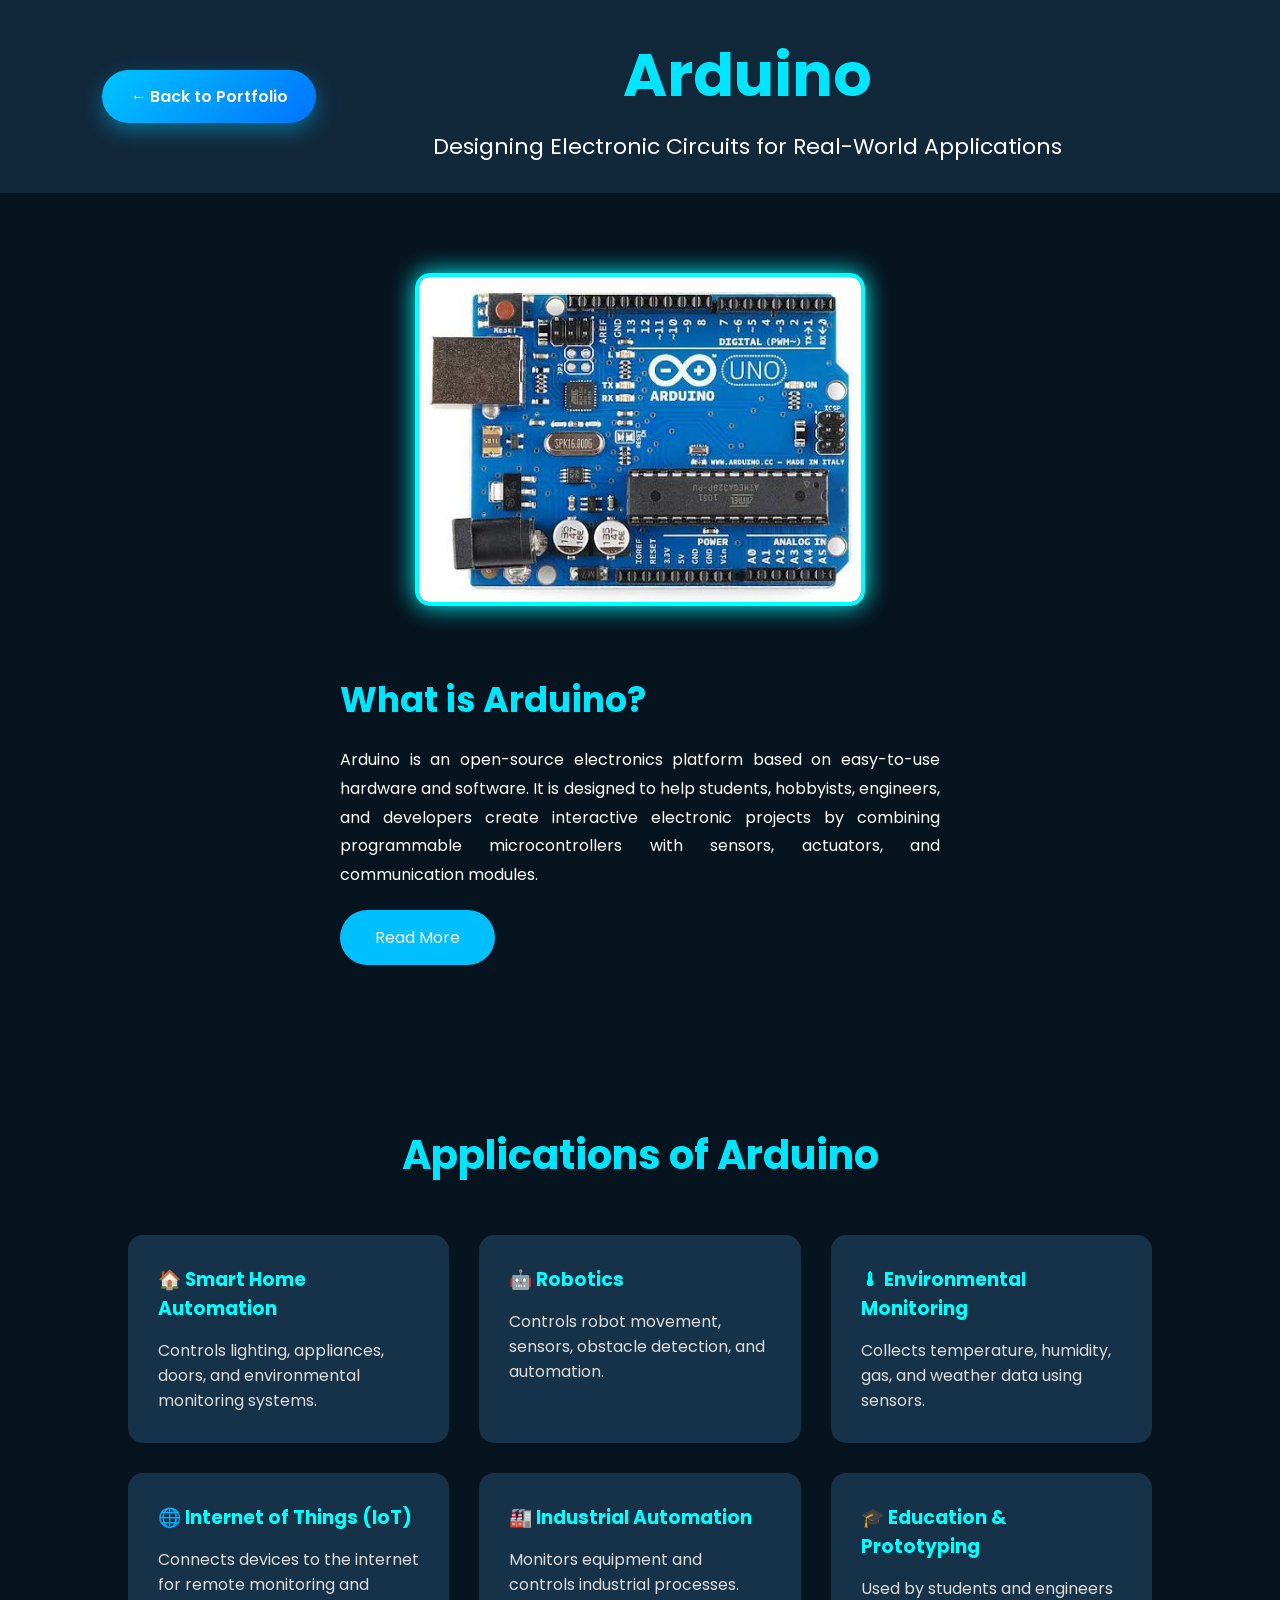
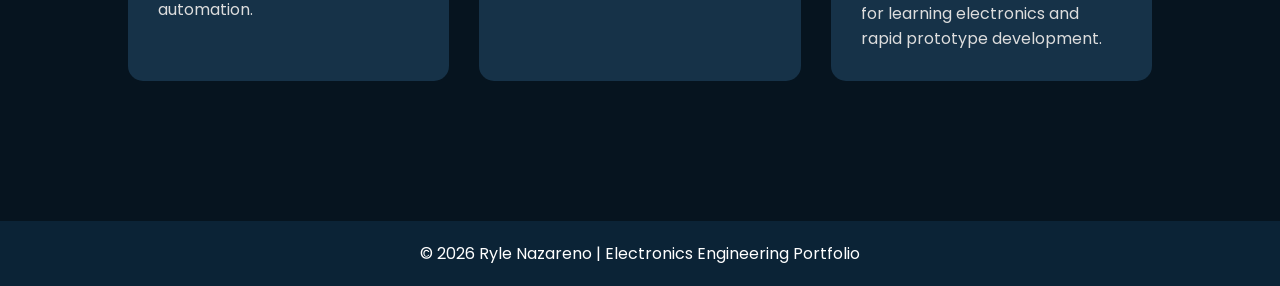
<file: arduino.html>
<!DOCTYPE html>
<html lang="en">
<head>

<meta charset="UTF-8">
<meta name="viewport" content="width=device-width, initial-scale=1.0">
<link rel="icon" type="image/png" href="logoarduino.png">

<section class="hero">

    <div class="hero-header">
        <a href="index.html" class="back-btn">
            ← Back to Portfolio
        </a>

        <div class="hero-title">
            <h1>Arduino</h1>
            <p>Designing Electronic Circuits for Real-World Applications</p>
        </div>
    </div>

</section>

<link rel="icon" href="logo.png">
<link rel="stylesheet" href="arduino.css">

<link href="https://fonts.googleapis.com/css2?family=Poppins:wght@300;400;500;700&display=swap" rel="stylesheet">

</head>

<body>



<section class="arduino">

<div class="image">

<img src="ard.jpg" alt="Arduino">

</div>

<div class="content">

<h2>What is Arduino?</h2>

<p>
Arduino is an open-source electronics platform based on easy-to-use hardware and software. It is designed to help students, hobbyists, engineers, and developers create interactive electronic projects by combining programmable microcontrollers with sensors, actuators, and communication modules.
</p>

<p id="more-text">

Arduino boards are programmed using the Arduino IDE with C/C++ programming language. They can read inputs from sensors, switches, and buttons, then process the information to control outputs such as LEDs, motors, relays, LCD displays, buzzers, and other electronic devices.

<br><br>

Arduino has become one of the most popular platforms for learning embedded systems because of its simplicity, flexibility, and large community support. It is widely used in robotics, Internet of Things (IoT), smart home automation, industrial monitoring, environmental sensing, and educational projects.

<br><br>

As an Electronics Engineering student, I have developed Arduino-based projects involving temperature monitoring, smart home automation, power supply control, amplifier systems, and embedded applications. These projects enhanced my skills in programming, circuit design, sensor interfacing, troubleshooting, and hardware integration.

</p>

<button id="readBtn">Read More</button>

</div>

</section>


<section class="applications">

<h2>Applications of Arduino</h2>

<div class="cards">

<div class="card">
<h3>🏠 Smart Home Automation</h3>
<p>Controls lighting, appliances, doors, and environmental monitoring systems.</p>
</div>

<div class="card">
<h3>🤖 Robotics</h3>
<p>Controls robot movement, sensors, obstacle detection, and automation.</p>
</div>

<div class="card">
<h3>🌡 Environmental Monitoring</h3>
<p>Collects temperature, humidity, gas, and weather data using sensors.</p>
</div>

<div class="card">
<h3>🌐 Internet of Things (IoT)</h3>
<p>Connects devices to the internet for remote monitoring and automation.</p>
</div>

<div class="card">
<h3>🏭 Industrial Automation</h3>
<p>Monitors equipment and controls industrial processes.</p>
</div>

<div class="card">
<h3>🎓 Education & Prototyping</h3>
<p>Used by students and engineers for learning electronics and rapid prototype development.</p>
</div>

</div>

</section>


<footer>

<p>© 2026 Ryle Nazareno | Electronics Engineering Portfolio</p>

</footer>

<script src="arduino.js"></script>

</body>
</html>
</file>
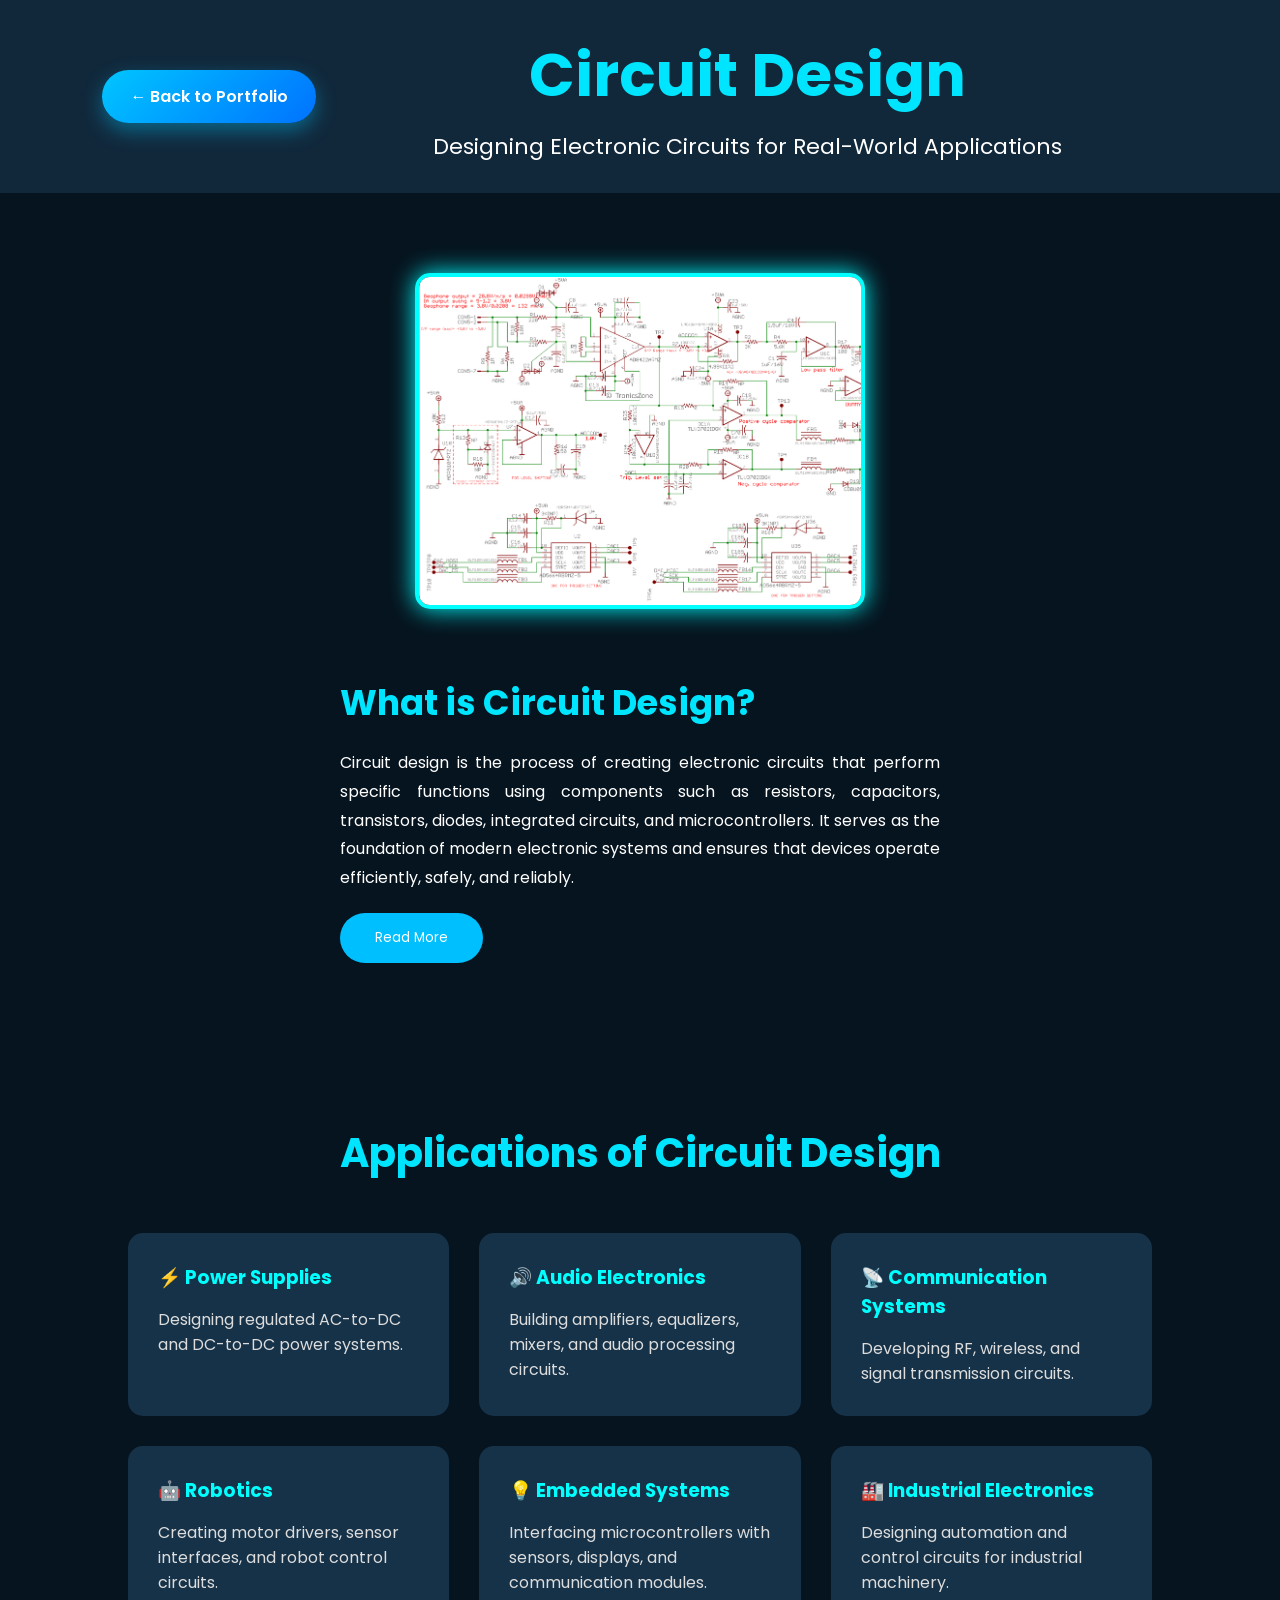
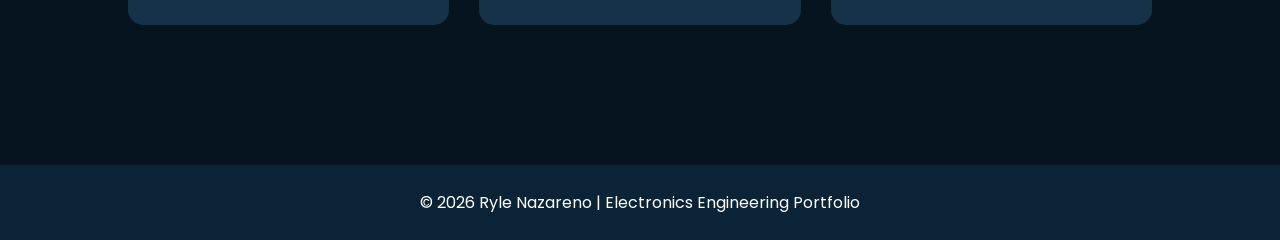
<file: circuit.html>
<!DOCTYPE html>
<html lang="en">
<head>
<meta charset="UTF-8">
<meta name="viewport" content="width=device-width, initial-scale=1.0">
<link rel="icon" type="image/png" href="logocircuit.jpg">

<section class="hero">

    <div class="hero-header">
        <a href="index.html" class="back-btn">
            ← Back to Portfolio
        </a>

        <div class="hero-title">
            <h1>Circuit Design</h1>
            <p>Designing Electronic Circuits for Real-World Applications</p>
        </div>
    </div>

</section>

<link rel="icon" href="logo.png">
<link rel="stylesheet" href="circuit.css">

<link href="https://fonts.googleapis.com/css2?family=Poppins:wght@300;500;700&display=swap" rel="stylesheet">

</head>
<body>




<section class="circuit">

<div class="image">

<img src="circuit.webp" alt="Circuit Design">

</div>


<div class="content">

<h2>What is Circuit Design?</h2>

<p>
Circuit design is the process of creating electronic circuits that perform specific functions using components such as resistors, capacitors, transistors, diodes, integrated circuits, and microcontrollers. It serves as the foundation of modern electronic systems and ensures that devices operate efficiently, safely, and reliably.
</p>

<p id="more-text">

Circuit designers begin by analyzing the requirements of a project before developing schematic diagrams and selecting appropriate electronic components. Once the design is complete, simulations are performed to verify circuit behavior before building and testing a physical prototype.

<br><br>

Circuit design is widely used in consumer electronics, industrial automation, telecommunications, robotics, embedded systems, renewable energy, automotive electronics, and medical equipment.

<br><br>

As an Electronics Engineering student, I have designed analog and digital circuits for power supplies, amplifiers, equalizers, Arduino projects, and IoT applications. These experiences strengthened my knowledge of electronic components, PCB layout, troubleshooting, and hardware development.

</p>

<button id="readBtn">Read More</button>

</div>

</section>



<section class="applications">

<h2>Applications of Circuit Design</h2>

<div class="cards">

<div class="card">
<h3>⚡ Power Supplies</h3>
<p>Designing regulated AC-to-DC and DC-to-DC power systems.</p>
</div>

<div class="card">
<h3>🔊 Audio Electronics</h3>
<p>Building amplifiers, equalizers, mixers, and audio processing circuits.</p>
</div>

<div class="card">
<h3>📡 Communication Systems</h3>
<p>Developing RF, wireless, and signal transmission circuits.</p>
</div>

<div class="card">
<h3>🤖 Robotics</h3>
<p>Creating motor drivers, sensor interfaces, and robot control circuits.</p>
</div>

<div class="card">
<h3>💡 Embedded Systems</h3>
<p>Interfacing microcontrollers with sensors, displays, and communication modules.</p>
</div>

<div class="card">
<h3>🏭 Industrial Electronics</h3>
<p>Designing automation and control circuits for industrial machinery.</p>
</div>

</div>

</section>


<footer>

<p>© 2026 Ryle Nazareno | Electronics Engineering Portfolio</p>

</footer>

<script src="circuit.js"></script>

</body>
</html>
</file>
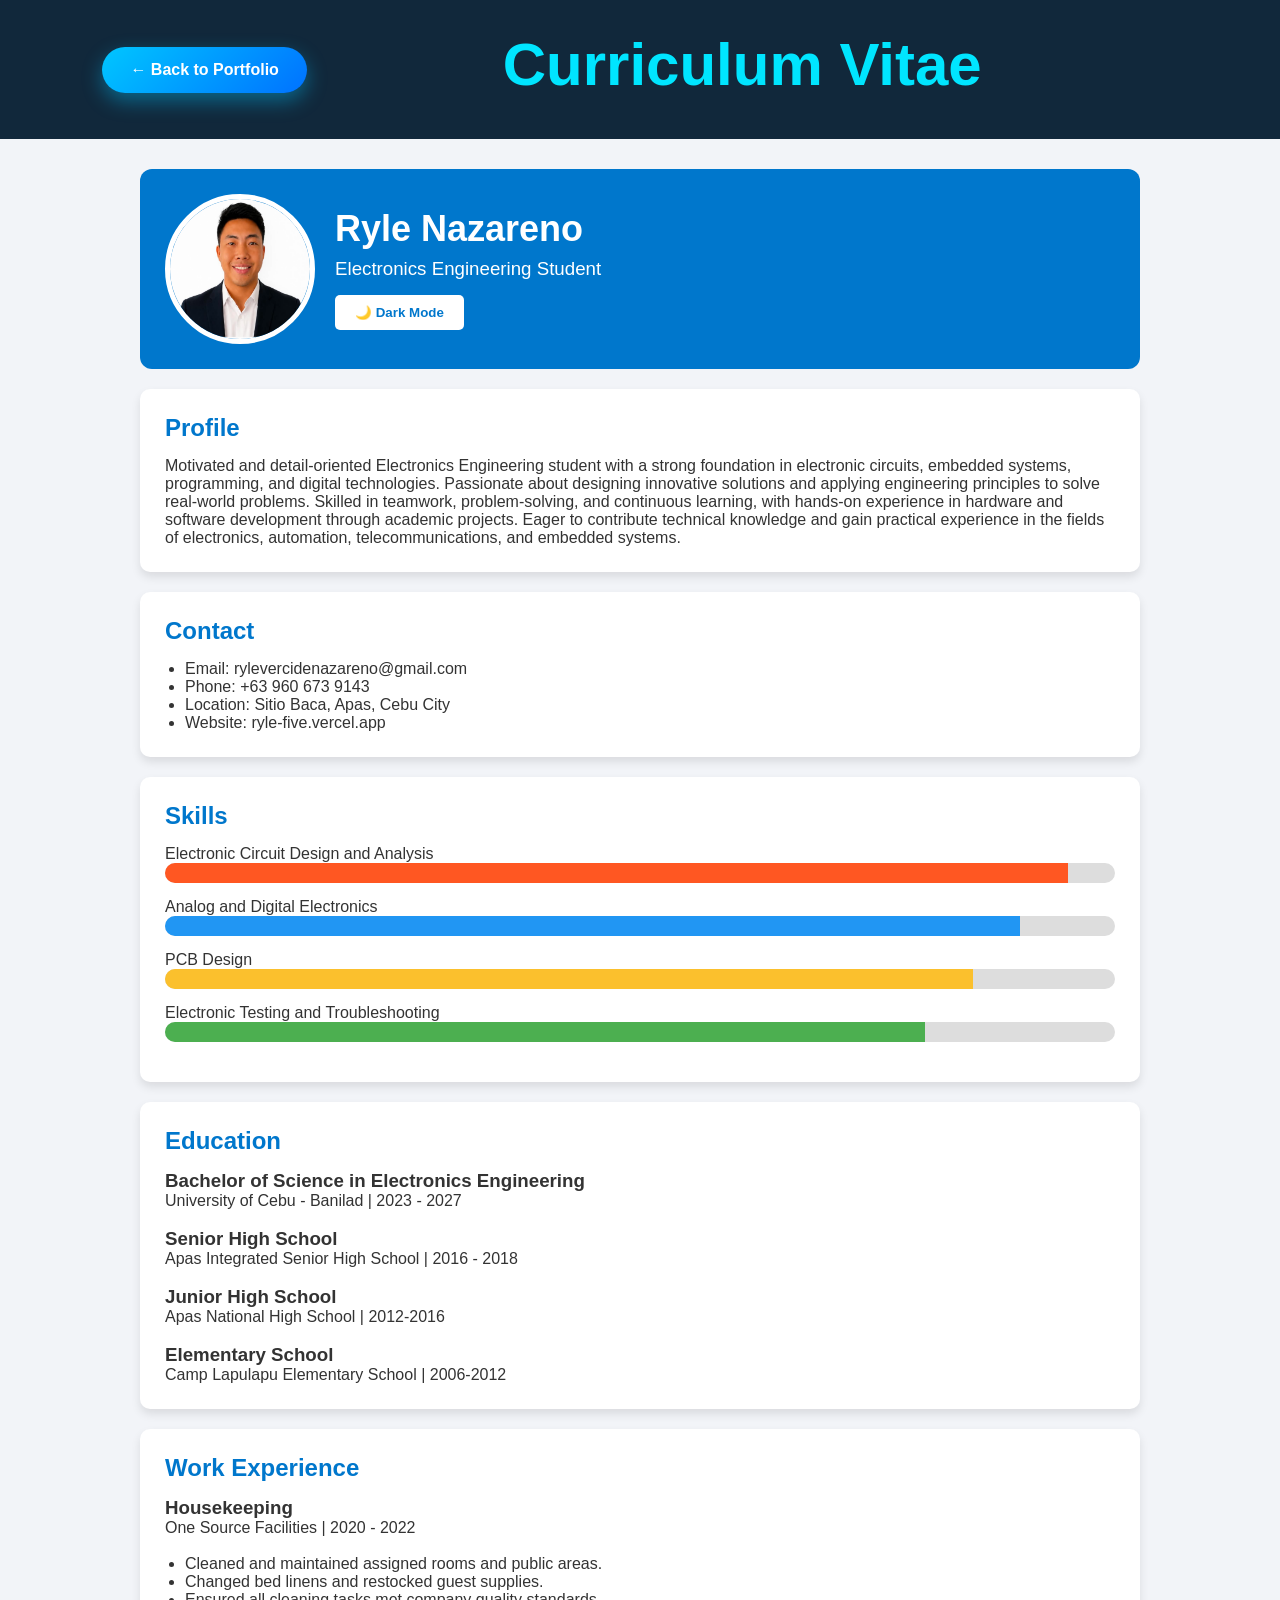
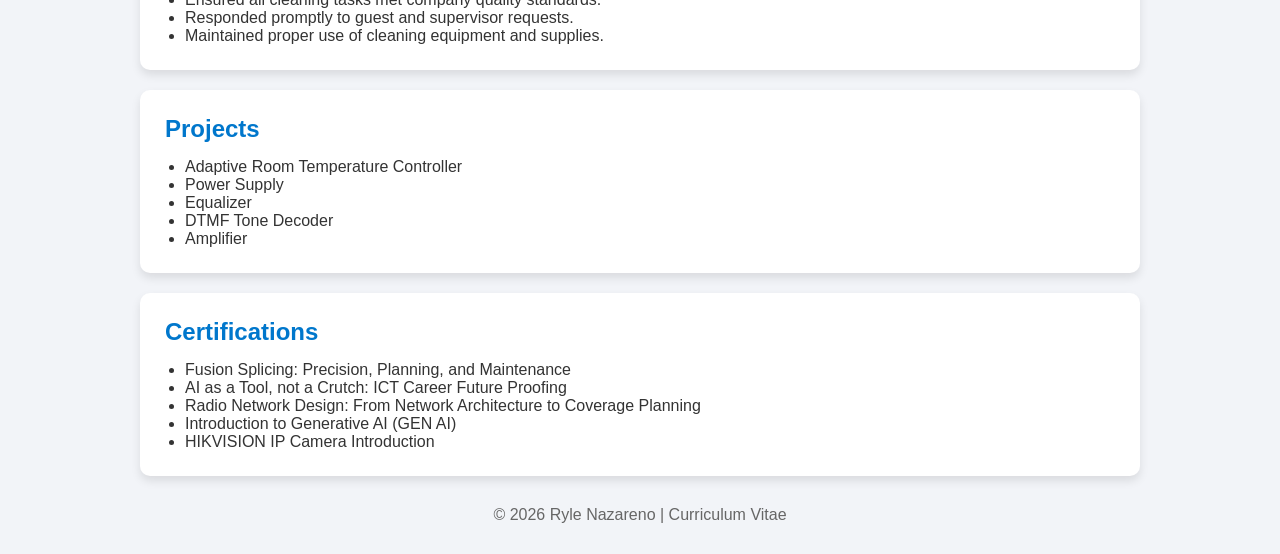
<file: cv.html>
<!DOCTYPE html>
<html lang="en">
<head>
    <meta charset="UTF-8">
    <meta name="viewport" content="width=device-width, initial-scale=1.0">
    <title>Ryle Nazareno CV</title>
    <link rel="stylesheet" href="cv.css">
    <link rel="icon" type="image/png" href="cvlogo.jpg">
    <section class="hero">

    <div class="hero-header">
        <a href="index.html" class="back-btn">
            ← Back to Portfolio
        </a>

        <div class="hero-title">
            <h1>Curriculum Vitae</h1>
        </div>
    </div>

</section>
</head>
<body>

<div class="container">

    <header>
        <img src="totong.png" alt="Profile Photo">
        <div>
            <h1>Ryle Nazareno</h1>
            <h3>Electronics Engineering Student</h3>
            <button id="themeBtn">🌙 Dark Mode</button>
        </div>
    </header>

    <section class="card">
        <h2>Profile</h2>
        <p>
            Motivated and detail-oriented Electronics Engineering student with a strong foundation in electronic circuits, embedded systems, programming, and digital technologies. Passionate about designing innovative solutions and applying engineering principles to solve real-world problems. Skilled in teamwork, problem-solving, and continuous learning, with hands-on experience in hardware and software development through academic projects. Eager to contribute technical knowledge and gain practical experience in the fields of electronics, automation, telecommunications, and embedded systems.
        </p>
    </section>

    <section class="card">
        <h2>Contact</h2>
        <ul>
            <li>Email: rylevercidenazareno@gmail.com</li>
            <li>Phone: +63 960 673 9143</li>
            <li>Location: Sitio Baca, Apas, Cebu City</li>
            <li>Website: ryle-five.vercel.app</li>
        </ul>
    </section>

    <section class="card">
        <h2>Skills</h2>

        <div class="skill">
            <span>Electronic Circuit Design and Analysis</span>
            <div class="bar">
                <div class="progress html"></div>
            </div>
        </div>

        <div class="skill">
            <span>Analog and Digital Electronics</span>
            <div class="bar">
                <div class="progress css"></div>
            </div>
        </div>

        <div class="skill">
            <span>PCB Design</span>
            <div class="bar">
                <div class="progress js"></div>
            </div>
        </div>

        <div class="skill">
            <span>Electronic Testing and Troubleshooting</span>
            <div class="bar">
                <div class="progress py"></div>
            </div>
        </div>

    </section>

    <section class="card">
        <h2>Education</h2>

        <h3>Bachelor of Science in Electronics Engineering</h3>
        <p>University of Cebu - Banilad | 2023 - 2027</p>
        <br>
        <h3>Senior High School</h3>
        <p>Apas Integrated Senior High School | 2016 - 2018</p>
        <br>
        <h3>Junior High School</h3>
        <p>Apas National High School | 2012-2016</p>
        <br>
        <h3>Elementary School</h3>
        <p>Camp Lapulapu Elementary School | 2006-2012</p>

    </section>

    <section class="card">
        <h2>Work Experience</h2>

        <h3>Housekeeping</h3>
        <p>One Source Facilities | 2020 - 2022</p>
        <br>
        <ul>
    <li>Cleaned and maintained assigned rooms and public areas.</li>
    <li>Changed bed linens and restocked guest supplies.</li>
    <li>Ensured all cleaning tasks met company quality standards.</li>
    <li>Responded promptly to guest and supervisor requests.</li>
    <li>Maintained proper use of cleaning equipment and supplies.</li>
</ul>

    </section>

    <section class="card">
        <h2>Projects</h2>

        <ul>
            <li>Adaptive Room Temperature Controller</li>
            <li>Power Supply</li>
            <li>Equalizer</li>
            <li>DTMF Tone Decoder</li>
            <li>Amplifier</li>
        </ul>

    </section>

    <section class="card">
        <h2>Certifications</h2>

        <ul>
            <li>Fusion Splicing: Precision, Planning, and Maintenance</li>
            <li>AI as a Tool, not a Crutch: ICT Career Future Proofing</li>
            <li>Radio Network Design: From Network Architecture to Coverage Planning</li>
            <li>Introduction to Generative AI (GEN AI)</li>
            <li>HIKVISION IP Camera Introduction</li>
        </ul>

    </section>

    <footer>
        © 2026 Ryle Nazareno | Curriculum Vitae
    </footer>

</div>

<script src="cv.js"></script>

</body>
</html>
</file>
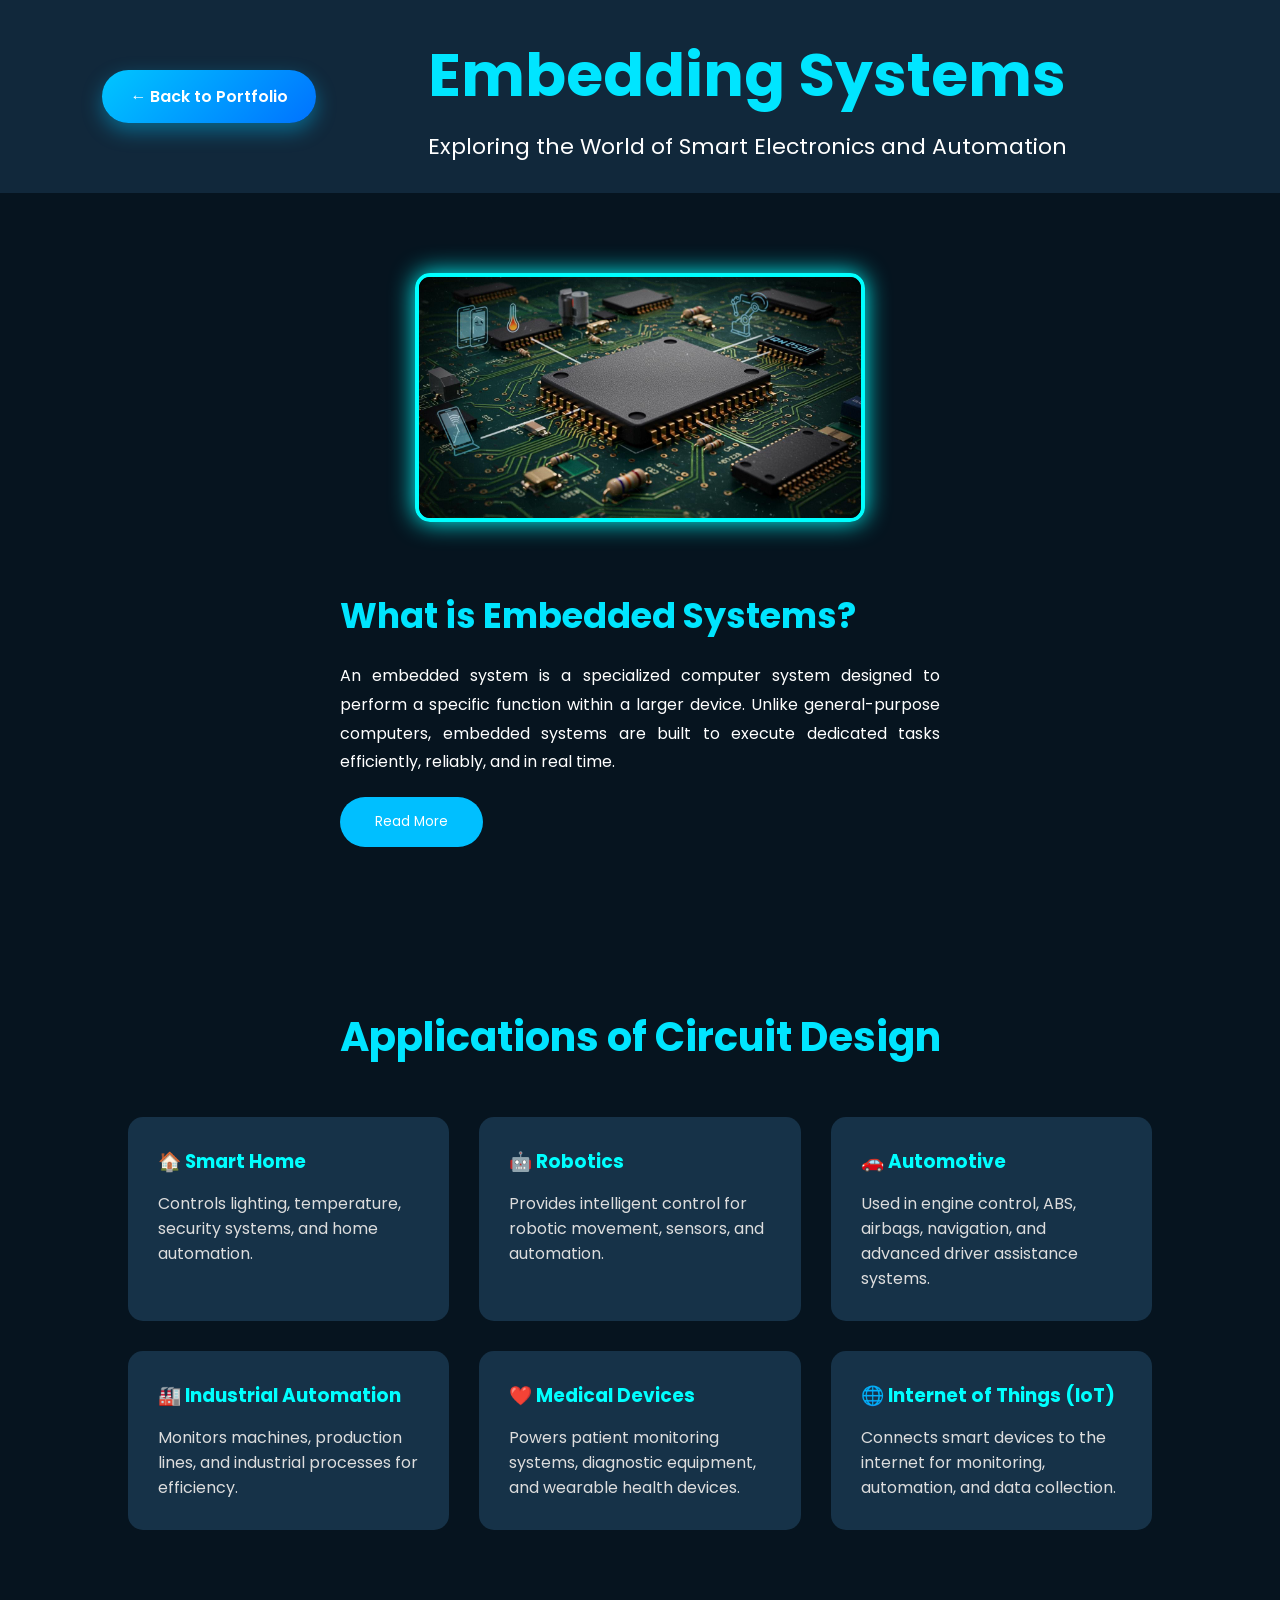
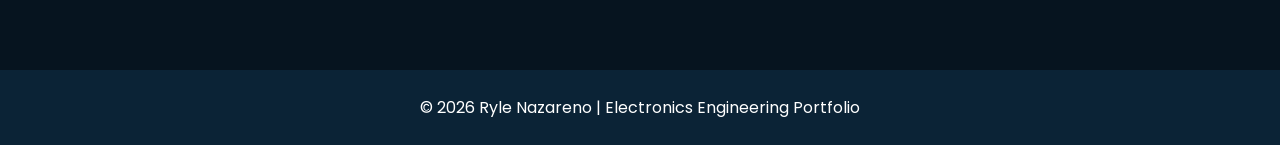
<file: embed.html>
<!DOCTYPE html>
<html lang="en">
<head>
<meta charset="UTF-8">
<meta name="viewport" content="width=device-width, initial-scale=1.0">
<link rel="icon" type="image/png" href="logoembed.webp">

<section class="hero">

    <div class="hero-header">
        <a href="index.html" class="back-btn">
            ← Back to Portfolio
        </a>

        <div class="hero-title">
            <h1>Embedding Systems</h1>
            <p>Exploring the World of Smart Electronics and Automation</p>
        </div>
    </div>

</section>

<link rel="icon" href="logo.png">
<link rel="stylesheet" href="circuit.css">

<link href="https://fonts.googleapis.com/css2?family=Poppins:wght@300;500;700&display=swap" rel="stylesheet">

</head>
<body>




<section class="circuit">

<div class="image">

<img src="embed.jpg" alt="Circuit Design">

</div>


<div class="content">

<h2>What is Embedded Systems?</h2>

<p>An embedded system is a specialized computer system designed to perform a specific function within a larger device. Unlike general-purpose computers, embedded systems are built to execute dedicated tasks efficiently, reliably, and in real time.
</p>

<p id="more-text">

Embedded systems integrate hardware and software to control electronic devices. They commonly use microcontrollers such as Arduino, ESP32, PIC, or STM32, together with sensors, actuators, communication modules, and displays.
<br><br>

These systems are widely applied in smart homes, industrial automation, robotics, automotive electronics, medical equipment, consumer electronics, and Internet of Things (IoT) devices.

<br><br>

As an Electronics Engineering student, I have gained practical experience designing and developing embedded systems using Arduino and other microcontroller platforms. My projects involve circuit design, sensor interfacing, embedded programming, and automation solutions that address real-world engineering challenges.
</p>

<button id="readBtn">Read More</button>

</div>

</section>



<section class="applications">

<h2>Applications of Circuit Design</h2>

<div class="cards">

<div class="card">
<h3>🏠 Smart Home</h3>
<p>Controls lighting, temperature, security systems, and home automation.</p>
</div>

<div class="card">
<h3>🤖 Robotics</h3>
<p>Provides intelligent control for robotic movement, sensors, and automation.</p>
</div>

<div class="card">
<h3>🚗 Automotive</h3>
<p>Used in engine control, ABS, airbags, navigation, and advanced driver assistance systems.</p>
</div>

<div class="card">
<h3>🏭 Industrial Automation</h3>
<p>Monitors machines, production lines, and industrial processes for efficiency.</p>
</div>

<div class="card">
<h3>❤️ Medical Devices</h3>
<p>Powers patient monitoring systems, diagnostic equipment, and wearable health devices.</p>
</div>

<div class="card">
<h3>🌐 Internet of Things (IoT)</h3>
<p>Connects smart devices to the internet for monitoring, automation, and data collection.</p>
</div>

</div>

</section>


<footer>

<p>© 2026 Ryle Nazareno | Electronics Engineering Portfolio</p>

</footer>

<script src="embed.js"></script>

</body>
</html>
</file>
<file: arduino.css>
*{
margin:0;
padding:0;
box-sizing:border-box;
font-family:'Poppins',sans-serif;
}

body{
background:#06141f;
color:white;
}

header{
text-align:center;
padding:60px 20px;
background:#0b2336;
}

header h1{
font-size:50px;
color:#00e5ff;
margin-bottom:10px;
}

header p{
font-size:18px;
color:#ddd;
}

.arduino{
display:flex;
justify-content:center;
align-items:center;
gap:60px;
padding:80px 10%;
flex-wrap:wrap;
}

.image img{
width:450px;
border-radius:15px;
border:4px solid cyan;
box-shadow:0 0 25px cyan;
transition:.4s;
}

.image img:hover{
transform:scale(1.05);
}

.content{
max-width:600px;
}

.content h2{
color:#00e5ff;
font-size:35px;
margin-bottom:20px;
}

.content p{
line-height:1.8;
text-align:justify;
margin-bottom:20px;
}

#more-text{
display:none;
}

button{
padding:15px 35px;
background:#00bfff;
color:white;
border:none;
border-radius:30px;
cursor:pointer;
font-size:16px;
transition:.3s;
}

button:hover{
background:#00ffff;
box-shadow:0 0 20px cyan;
}

.applications{
padding:80px 10%;
}

.applications h2{
text-align:center;
font-size:40px;
color:#00e5ff;
margin-bottom:50px;
}

.cards{
display:grid;
grid-template-columns:repeat(auto-fit,minmax(250px,1fr));
gap:30px;
}

.card{
background:#163248;
padding:30px;
border-radius:15px;
transition:.3s;
}

.card:hover{
transform:translateY(-10px);
box-shadow:0 0 20px cyan;
}

.card h3{
color:#00ffff;
margin-bottom:15px;
}

.card p{
color:#ddd;
}

footer{
background:#0b2336;
padding:20px;
text-align:center;
margin-top:60px;
}

@media(max-width:768px){

header h1{
font-size:38px;
}

.arduino{
flex-direction:column;
}

.image img{
width:100%;
max-width:350px;
}

.content h2{
font-size:28px;
}

}

.hero-header{
    display:flex;
    align-items:center;
    justify-content:space-between;
    padding:30px 8%;
    background:#11283b;
}

.hero-title{
    flex:1;
    text-align:center;
}

.hero-title h1{
    color:#00e5ff;
    font-size:60px;
    margin-bottom:10px;
}

.hero-title p{
    color:#fff;
    font-size:22px;
}

.back-btn{
    display:inline-flex;
    align-items:center;
    gap:8px;
    padding:14px 28px;
    background:linear-gradient(135deg,#00c6ff,#0072ff);
    color:#fff;
    text-decoration:none;
    font-weight:600;
    border-radius:50px;
    box-shadow:0 8px 20px rgba(0,198,255,.4);
    transition:.3s ease;
}

.back-btn:hover{
    background:linear-gradient(135deg,#00ffff,#00bfff);
    transform:translateY(-3px);
    box-shadow:0 0 20px cyan;
}
</file>
<file: circuit.css>
*{
margin:0;
padding:0;
box-sizing:border-box;
font-family:Poppins,sans-serif;
}

body{
background:#06141f;
color:white;
}

header{
text-align:center;
padding:60px 20px;
background:#0b2336;
}

header h1{
font-size:50px;
color:#00e5ff;
}

header p{
margin-top:10px;
font-size:18px;
color:#ddd;
}

.circuit{
display:flex;
justify-content:center;
align-items:center;
gap:60px;
padding:80px 10%;
flex-wrap:wrap;
}

.image img{
width:450px;
border-radius:15px;
border:4px solid cyan;
box-shadow:0 0 25px cyan;
transition:.4s;
}

.image img:hover{
transform:scale(1.05);
}

.content{
max-width:600px;
}

.content h2{
color:#00e5ff;
margin-bottom:20px;
font-size:35px;
}

.content p{
line-height:1.8;
text-align:justify;
margin-bottom:20px;
}

#more-text{
display:none;
}

button{
padding:15px 35px;
background:#00bfff;
color:white;
border:none;
border-radius:30px;
cursor:pointer;
transition:.3s;
}

button:hover{
background:#00ffff;
box-shadow:0 0 20px cyan;
}

.applications{
padding:80px 10%;
}

.applications h2{
text-align:center;
font-size:40px;
margin-bottom:50px;
color:#00e5ff;
}

.cards{
display:grid;
grid-template-columns:repeat(auto-fit,minmax(250px,1fr));
gap:30px;
}

.card{
background:#163248;
padding:30px;
border-radius:15px;
transition:.3s;
}

.card:hover{
transform:translateY(-10px);
box-shadow:0 0 20px cyan;
}

.card h3{
margin-bottom:15px;
color:#00ffff;
}

.card p{
color:#ddd;
}

footer{
background:#0b2336;
text-align:center;
padding:25px;
margin-top:60px;
}

@media(max-width:768px){

.circuit{
flex-direction:column;
}

.image img{
width:100%;
max-width:350px;
}

header h1{
font-size:38px;
}

.content h2{
font-size:28px;
}

}
.hero-header{
    display:flex;
    align-items:center;
    justify-content:space-between;
    padding:30px 8%;
    background:#11283b;
}

.hero-title{
    flex:1;
    text-align:center;
}

.hero-title h1{
    color:#00e5ff;
    font-size:60px;
    margin-bottom:10px;
}

.hero-title p{
    color:#fff;
    font-size:22px;
}

.back-btn{
    display:inline-flex;
    align-items:center;
    gap:8px;
    padding:14px 28px;
    background:linear-gradient(135deg,#00c6ff,#0072ff);
    color:#fff;
    text-decoration:none;
    font-weight:600;
    border-radius:50px;
    box-shadow:0 8px 20px rgba(0,198,255,.4);
    transition:.3s ease;
}

.back-btn:hover{
    background:linear-gradient(135deg,#00ffff,#00bfff);
    transform:translateY(-3px);
    box-shadow:0 0 20px cyan;
}
</file>
<file: cv.css>
*{
    margin:0;
    padding:0;
    box-sizing:border-box;
    font-family:Arial, Helvetica, sans-serif;
}

body{
    background:#f2f4f8;
    color:#333;
    transition:.4s;
}

.container{
    width:85%;
    max-width:1000px;
    margin:30px auto;
}

header{
    display:flex;
    align-items:center;
    gap:20px;
    background:#0077cc;
    color:white;
    padding:25px;
    border-radius:12px;
}

header img{
    width:150px;
    height:150px;
    border-radius:50%;
    border:5px solid white;
}

header h1{
    font-size:36px;
}

header h3{
    margin-top:8px;
    font-weight:normal;
}

button{
    margin-top:15px;
    padding:10px 20px;
    border:none;
    background:white;
    color:#0077cc;
    border-radius:5px;
    cursor:pointer;
    font-weight:bold;
}

.card{
    background:white;
    margin-top:20px;
    padding:25px;
    border-radius:10px;
    box-shadow:0 5px 10px rgba(0,0,0,.1);
}

.card h2{
    color:#0077cc;
    margin-bottom:15px;
}

.card ul{
    margin-left:20px;
}

.skill{
    margin-bottom:15px;
}

.bar{
    width:100%;
    height:20px;
    background:#ddd;
    border-radius:20px;
    overflow:hidden;
}

.progress{
    height:100%;
}

.html{
    width:95%;
    background:#ff5722;
}

.css{
    width:90%;
    background:#2196f3;
}

.js{
    width:85%;
    background:#fbc02d;
}

.py{
    width:80%;
    background:#4caf50;
}

footer{
    text-align:center;
    margin:30px;
    color:#666;
}

/* Dark Theme */

.dark{
    background:#1b1b1b;
    color:white;
}

.dark .card{
    background:#2d2d2d;
    color:white;
}

.dark header{
    background:#111;
}

.dark button{
    background:#444;
    color:white;
}

.hero-header{
    display:flex;
    align-items:center;
    justify-content:space-between;
    padding:30px 8%;
    background:#11283b;
}

.hero-title{
    flex:1;
    text-align:center;
}

.hero-title h1{
    color:#00e5ff;
    font-size:60px;
    margin-bottom:10px;
}

.hero-title p{
    color:#fff;
    font-size:22px;
}

.back-btn{
    display:inline-flex;
    align-items:center;
    gap:8px;
    padding:14px 28px;
    background:linear-gradient(135deg,#00c6ff,#0072ff);
    color:#fff;
    text-decoration:none;
    font-weight:600;
    border-radius:50px;
    box-shadow:0 8px 20px rgba(0,198,255,.4);
    transition:.3s ease;
}

.back-btn:hover{
    background:linear-gradient(135deg,#00ffff,#00bfff);
    transform:translateY(-3px);
    box-shadow:0 0 20px cyan;
}
</file>
